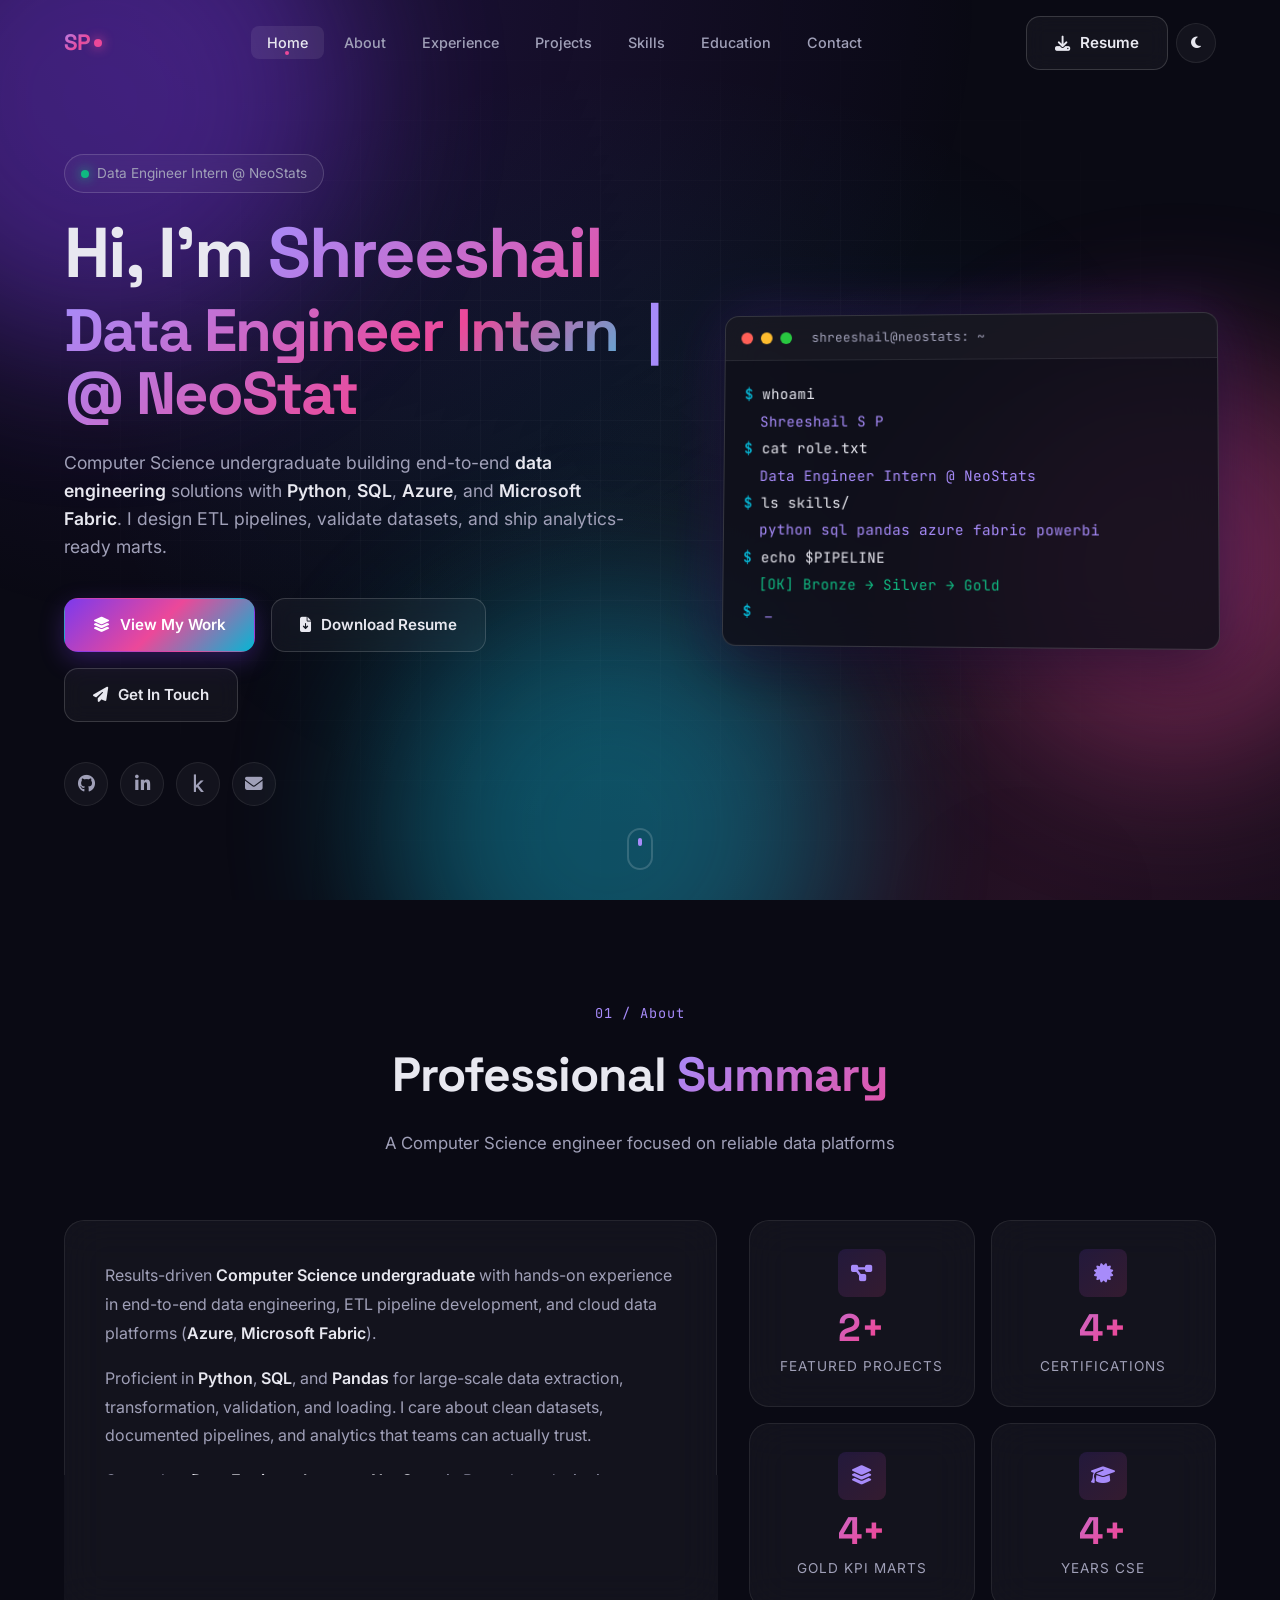
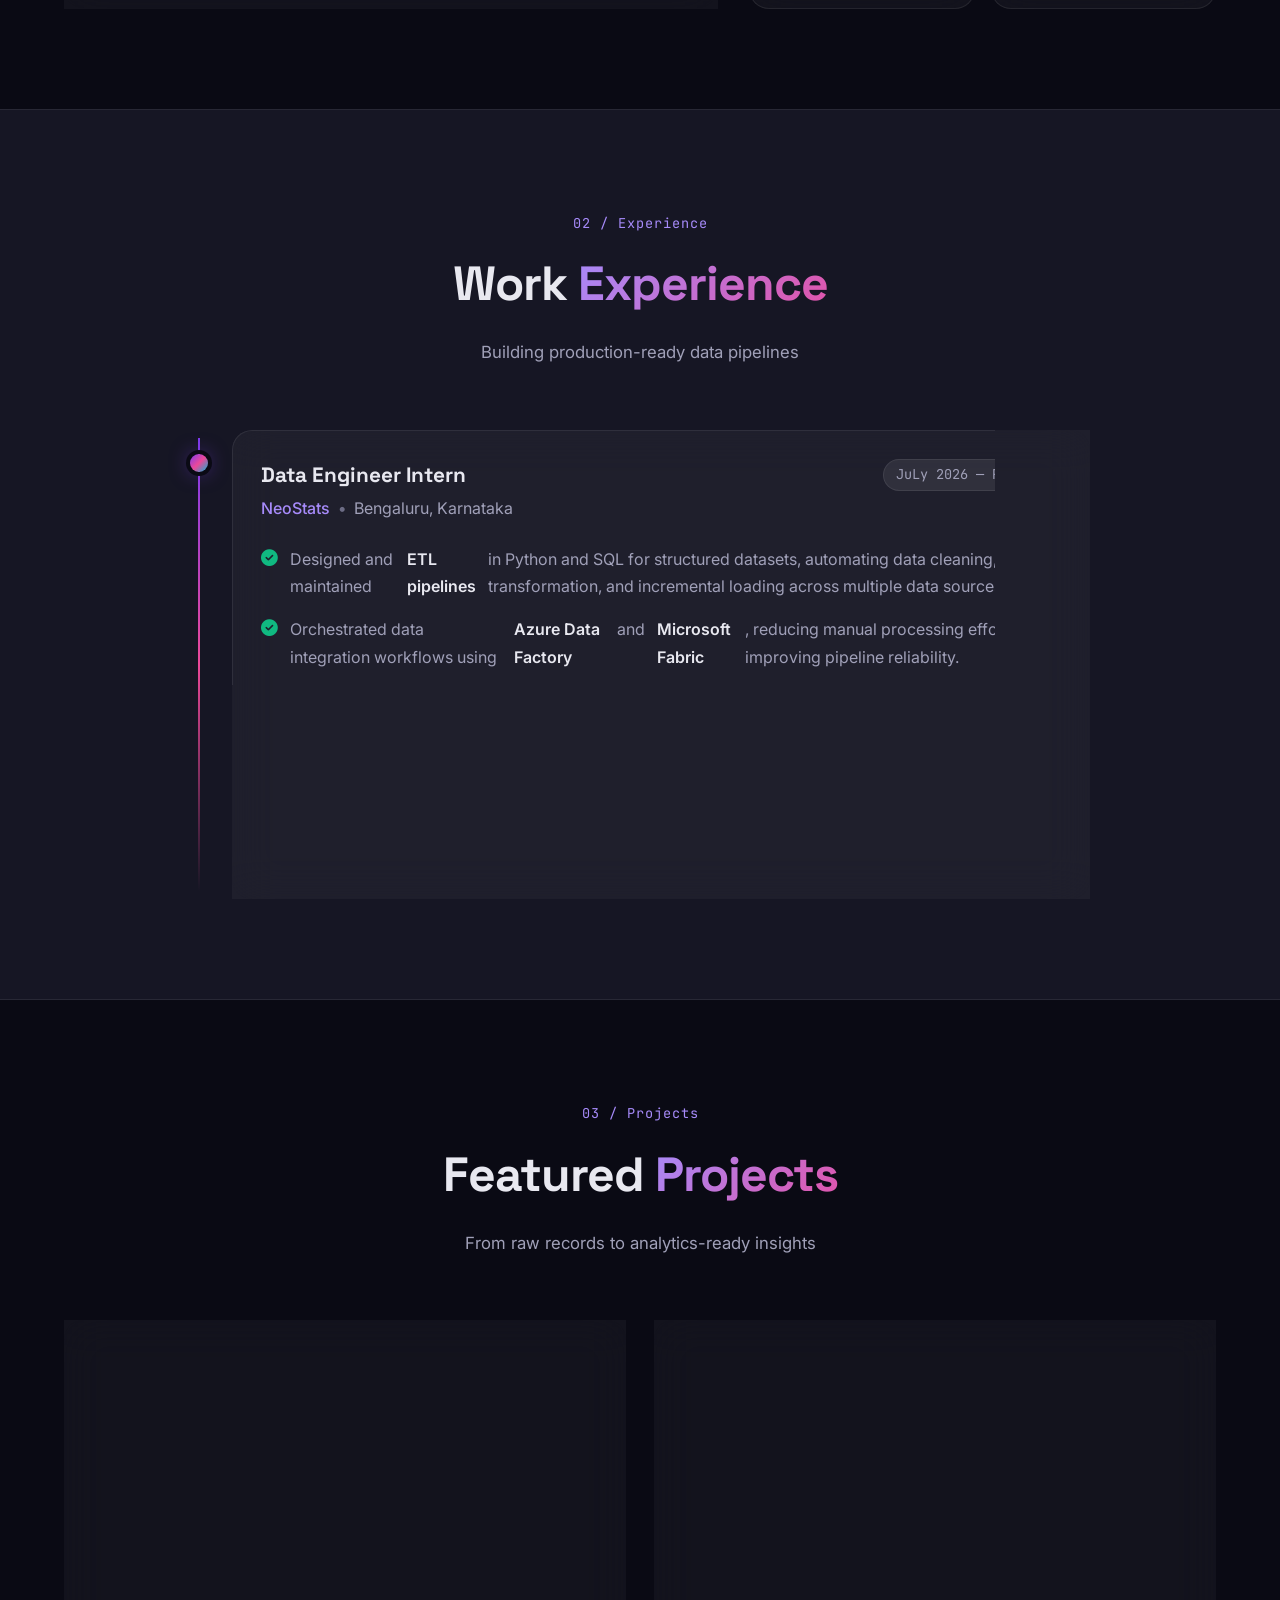
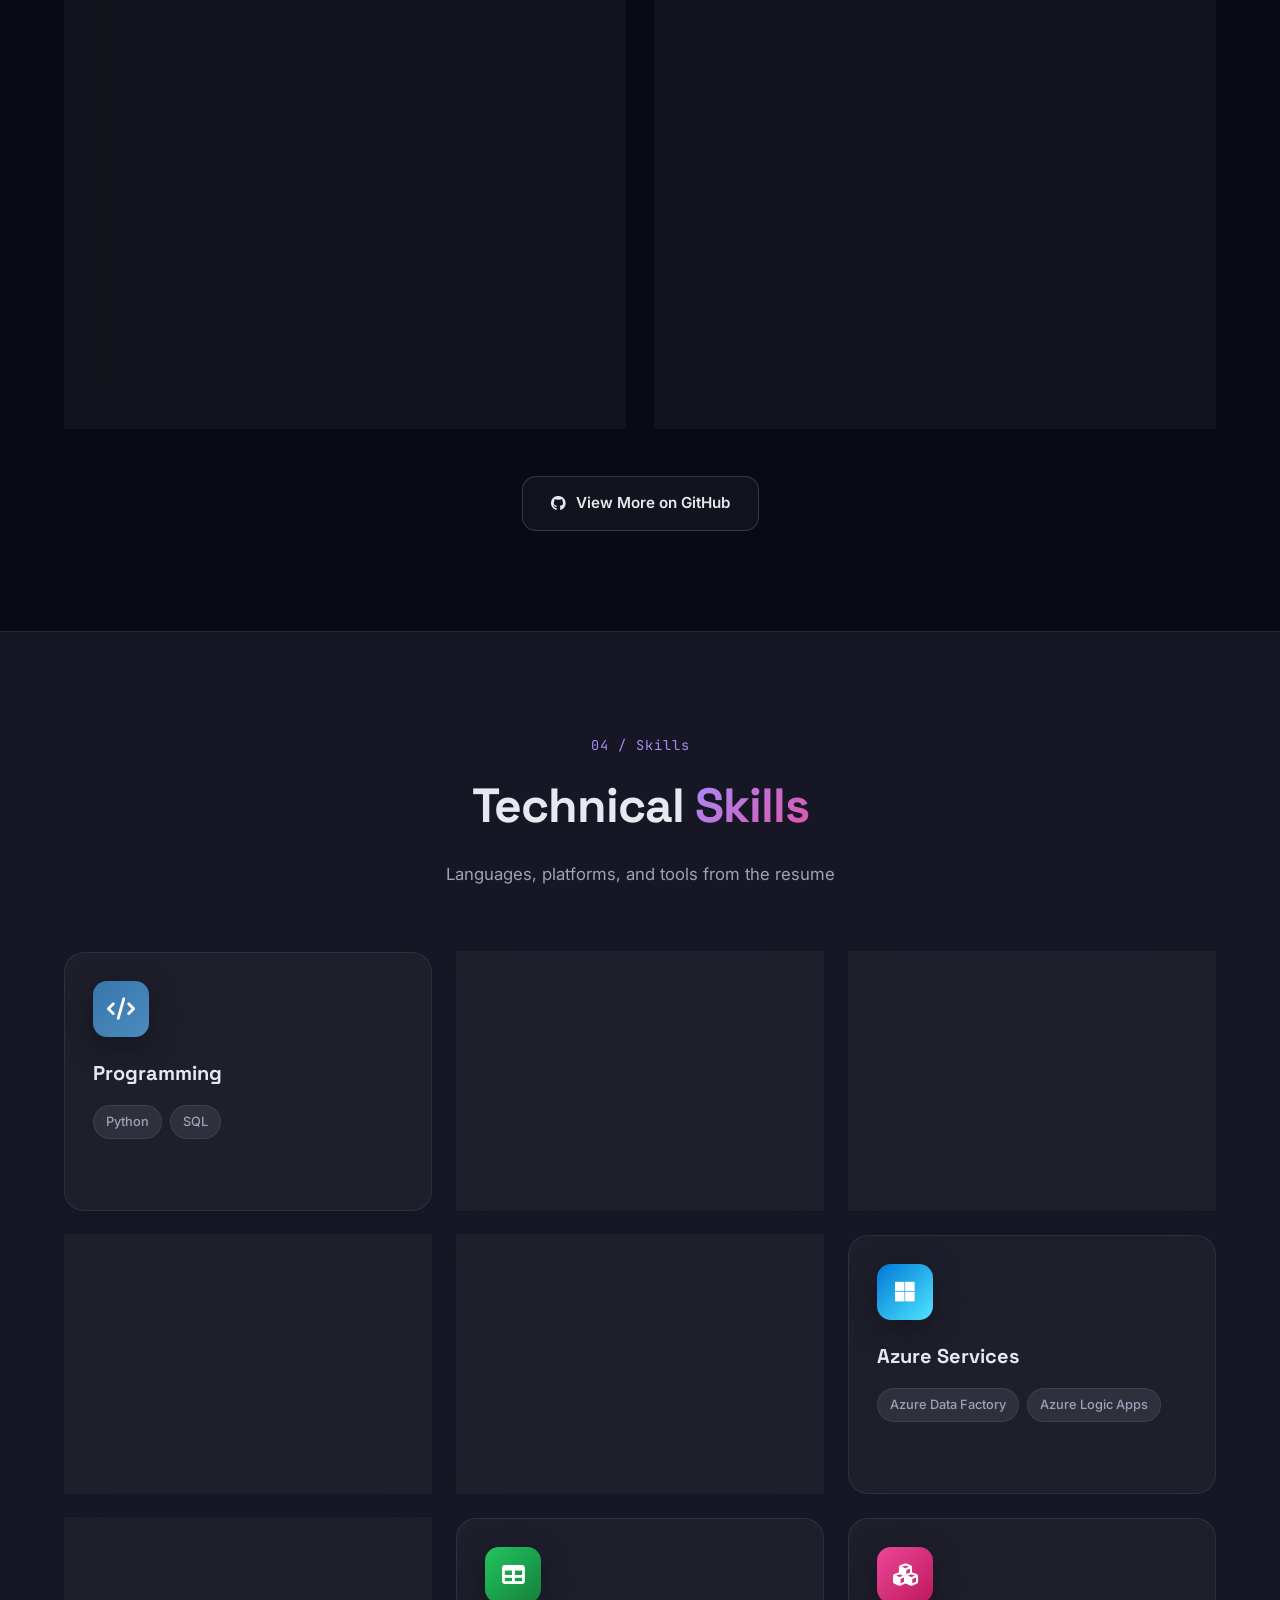
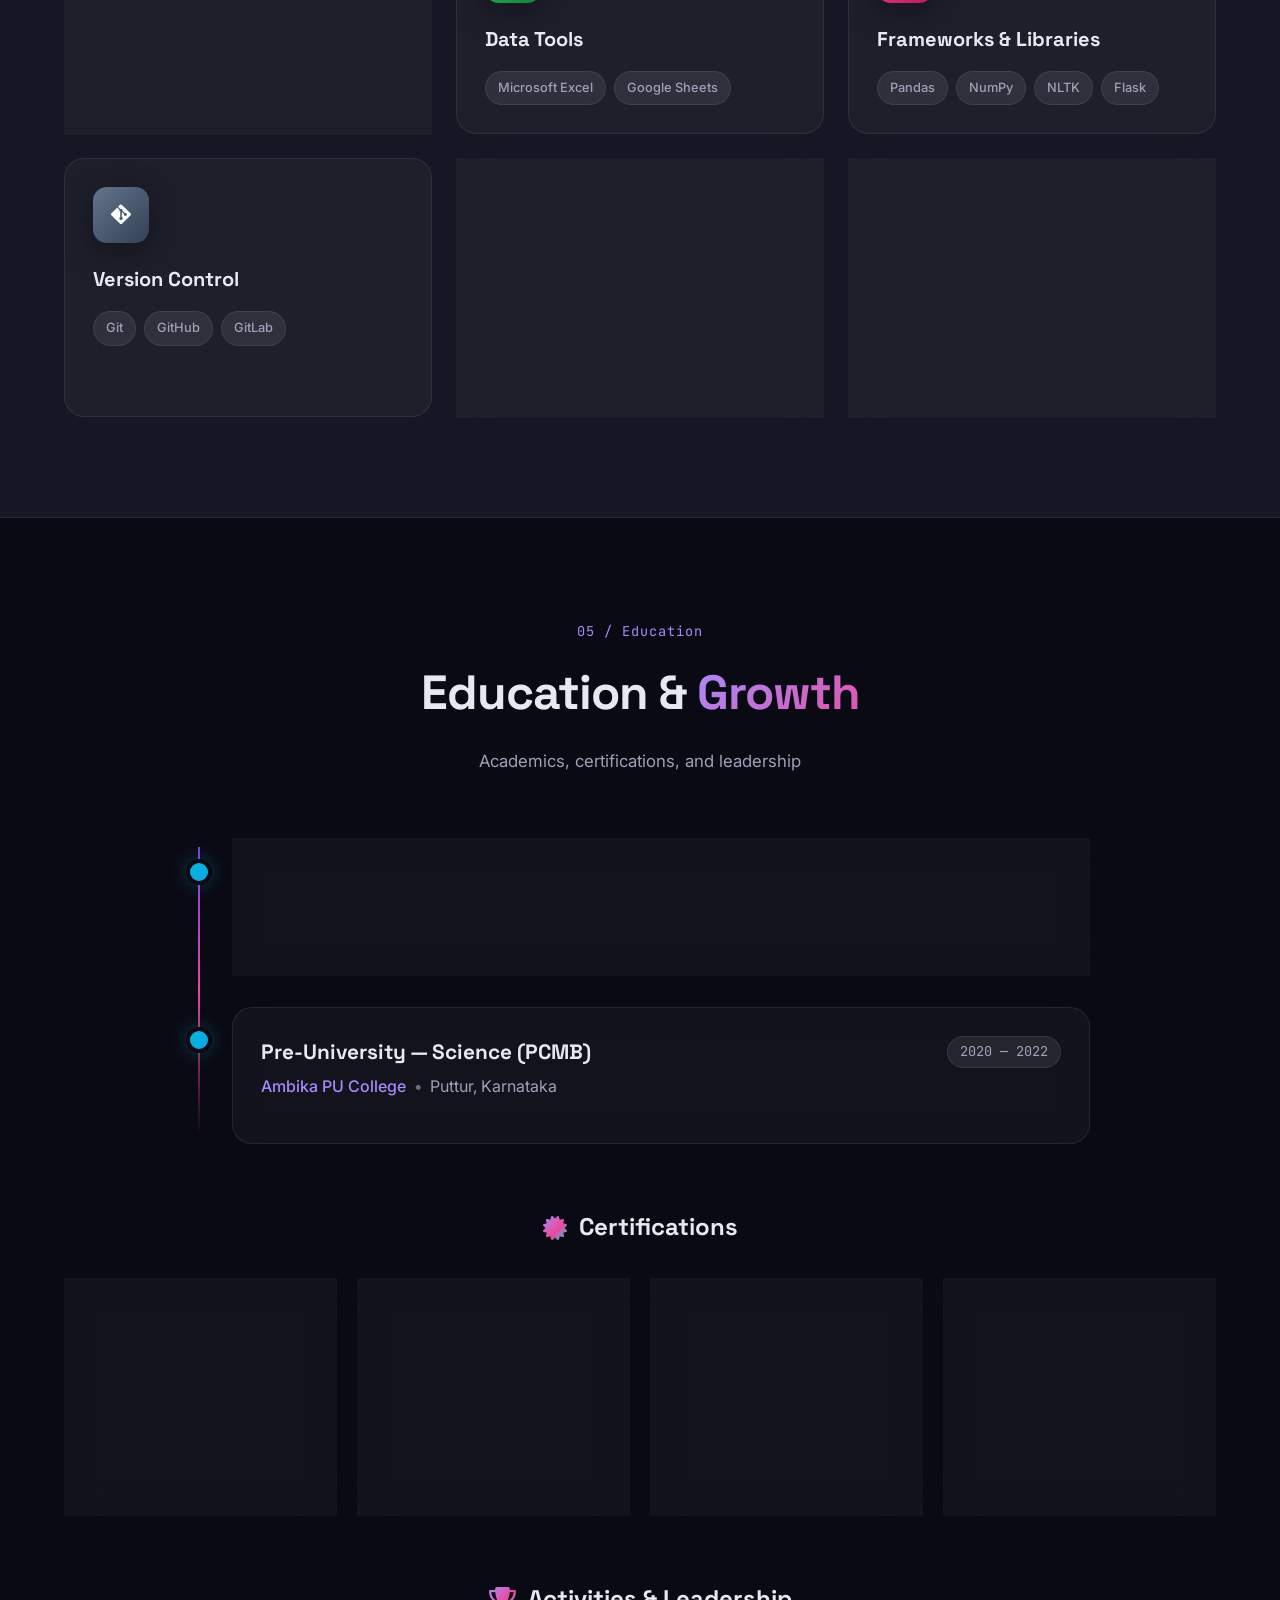
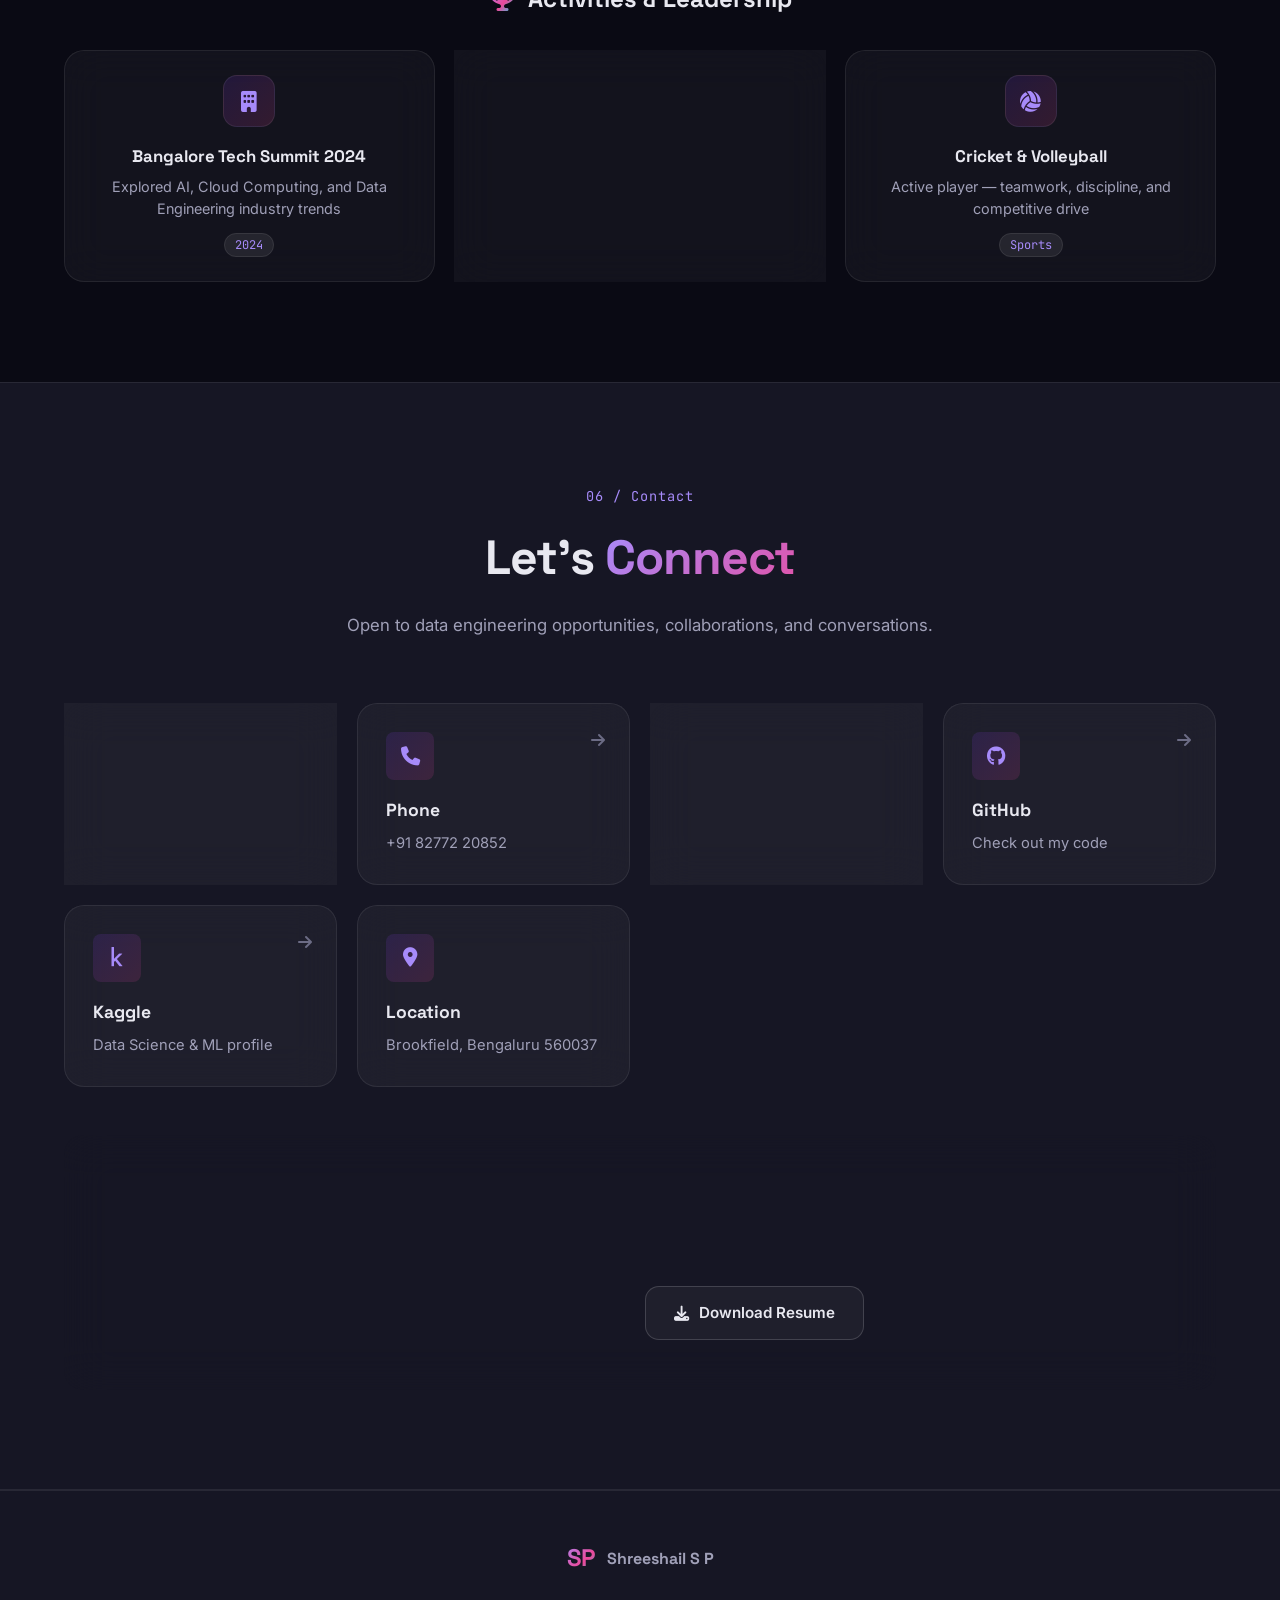
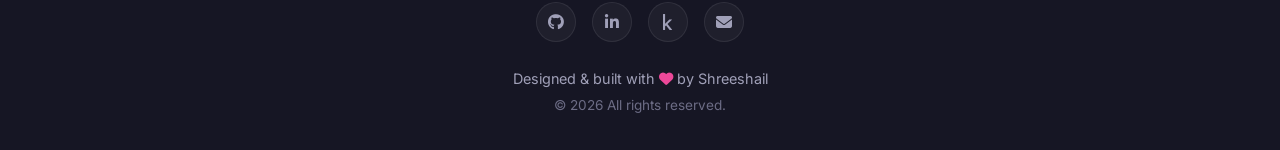
<file: index.html>
<!DOCTYPE html>
<html lang="en" data-theme="dark">
<head>
    <meta charset="UTF-8" />
    <meta name="viewport" content="width=device-width, initial-scale=1.0" />
    <meta name="description" content="Shreeshail S P — Computer Science undergraduate and Data Engineer Intern at NeoStats. Portfolio covering ETL pipelines, Azure, Microsoft Fabric, Python, SQL, and Power BI." />
    <meta name="keywords" content="Shreeshail S P, Shreeshail Padadali, Data Engineer, NeoStats, Azure, Microsoft Fabric, ETL, Python, SQL, Power BI, CMR Institute" />
    <meta name="author" content="Shreeshail S P" />

    <!-- Open Graph -->
    <meta property="og:title" content="Shreeshail S P — Data Engineer Portfolio" />
    <meta property="og:description" content="Data Engineer Intern at NeoStats | ETL, Azure, Microsoft Fabric, Python, SQL, Power BI" />
    <meta property="og:type" content="website" />

    <title>Shreeshail S P — Data Engineer Portfolio</title>

    <link rel="icon" type="image/svg+xml" href="data:image/svg+xml,%3Csvg xmlns='http://www.w3.org/2000/svg' viewBox='0 0 100 100'%3E%3Ctext y='.9em' font-size='90' font-family='Arial' font-weight='bold' fill='%237c3aed'%3ES%3C/text%3E%3C/svg%3E" />

    <!-- Google Fonts -->
    <link rel="preconnect" href="https://fonts.googleapis.com" />
    <link rel="preconnect" href="https://fonts.gstatic.com" crossorigin />
    <link href="https://fonts.googleapis.com/css2?family=Inter:wght@300;400;500;600;700;800;900&family=JetBrains+Mono:wght@400;500;600&family=Space+Grotesk:wght@400;500;600;700&display=swap" rel="stylesheet" />

    <!-- Font Awesome -->
    <link rel="stylesheet" href="https://cdnjs.cloudflare.com/ajax/libs/font-awesome/6.5.1/css/all.min.css" />

    <link rel="stylesheet" href="assets/css/style.css" />
</head>
<body>
    <!-- Animated background -->
    <div class="bg-gradient"></div>
    <div class="bg-grid"></div>
    <div class="bg-blobs">
        <div class="blob blob-1"></div>
        <div class="blob blob-2"></div>
        <div class="blob blob-3"></div>
    </div>

    <!-- Scroll progress bar -->
    <div class="scroll-progress" id="scrollProgress"></div>

    <!-- Navbar -->
    <nav class="navbar" id="navbar">
        <div class="nav-container">
            <a href="#home" class="nav-logo">
                <span class="logo-mark">SP</span>
                <span class="logo-dot"></span>
            </a>
            <ul class="nav-menu" id="navMenu">
                <li><a href="#home" class="nav-link active">Home</a></li>
                <li><a href="#about" class="nav-link">About</a></li>
                <li><a href="#experience" class="nav-link">Experience</a></li>
                <li><a href="#projects" class="nav-link">Projects</a></li>
                <li><a href="#skills" class="nav-link">Skills</a></li>
                <li><a href="#education" class="nav-link">Education</a></li>
                <li><a href="#contact" class="nav-link">Contact</a></li>
            </ul>
            <div class="nav-actions">
                <a href="assets/resume/Shreeshail_SP_Resume.pdf" class="btn btn-ghost nav-resume" download>
                    <i class="fas fa-download"></i> Resume
                </a>
                <button class="theme-toggle" id="themeToggle" aria-label="Toggle theme">
                    <i class="fas fa-moon"></i>
                </button>
                <button class="nav-toggle" id="navToggle" aria-label="Toggle menu">
                    <span></span><span></span><span></span>
                </button>
            </div>
        </div>
    </nav>

    <!-- HERO -->
    <section class="hero" id="home">
        <div class="container hero-container">
            <div class="hero-content">
                <div class="hero-badge">
                    <span class="status-dot"></span>
                    Data Engineer Intern @ NeoStats
                </div>
                <h1 class="hero-title">
                    Hi, I'm <span class="gradient-text">Shreeshail</span>
                    <br />
                    <span class="hero-typing">
                        <span id="typedText"></span><span class="cursor-blink">|</span>
                    </span>
                </h1>
                <p class="hero-description">
                    Computer Science undergraduate building end-to-end
                    <strong>data engineering</strong> solutions with
                    <strong>Python</strong>, <strong>SQL</strong>,
                    <strong>Azure</strong>, and <strong>Microsoft Fabric</strong>.
                    I design ETL pipelines, validate datasets, and ship analytics-ready marts.
                </p>
                <div class="hero-cta">
                    <a href="#projects" class="btn btn-primary">
                        <i class="fas fa-layer-group"></i> View My Work
                    </a>
                    <a href="assets/resume/Shreeshail_SP_Resume.pdf" class="btn btn-ghost" download>
                        <i class="fas fa-file-arrow-down"></i> Download Resume
                    </a>
                    <a href="#contact" class="btn btn-ghost">
                        <i class="fas fa-paper-plane"></i> Get In Touch
                    </a>
                </div>
                <div class="hero-socials">
                    <a href="https://github.com/Shreeshail-sp" target="_blank" rel="noopener" aria-label="GitHub" class="social-link">
                        <i class="fab fa-github"></i>
                    </a>
                    <a href="https://www.linkedin.com/in/shreeshailsp" target="_blank" rel="noopener" aria-label="LinkedIn" class="social-link">
                        <i class="fab fa-linkedin-in"></i>
                    </a>
                    <a href="https://www.kaggle.com/" target="_blank" rel="noopener" aria-label="Kaggle" class="social-link">
                        <i class="fab fa-kaggle"></i>
                    </a>
                    <a href="mailto:shreeshailx@gmail.com" aria-label="Email" class="social-link">
                        <i class="fas fa-envelope"></i>
                    </a>
                </div>
            </div>

            <div class="hero-visual">
                <div class="terminal">
                    <div class="terminal-header">
                        <span class="dot red"></span>
                        <span class="dot yellow"></span>
                        <span class="dot green"></span>
                        <span class="terminal-title">shreeshail@neostats: ~</span>
                    </div>
                    <div class="terminal-body">
                        <p><span class="prompt">$</span> whoami</p>
                        <p class="output">Shreeshail S P</p>
                        <p><span class="prompt">$</span> cat role.txt</p>
                        <p class="output">Data Engineer Intern @ NeoStats</p>
                        <p><span class="prompt">$</span> ls skills/</p>
                        <p class="output">python  sql  pandas  azure  fabric  powerbi</p>
                        <p><span class="prompt">$</span> echo $PIPELINE</p>
                        <p class="output success">[OK] Bronze → Silver → Gold</p>
                        <p><span class="prompt">$</span> <span class="cursor-blink">_</span></p>
                    </div>
                </div>
            </div>
        </div>

        <a href="#about" class="scroll-indicator" aria-label="Scroll down">
            <span></span>
        </a>
    </section>

    <!-- ABOUT -->
    <section class="section" id="about">
        <div class="container">
            <div class="section-header">
                <span class="section-eyebrow">01 / About</span>
                <h2 class="section-title">Professional <span class="gradient-text">Summary</span></h2>
                <p class="section-subtitle">A Computer Science engineer focused on reliable data platforms</p>
            </div>

            <div class="about-grid">
                <div class="about-text glass-card">
                    <p>
                        Results-driven <strong>Computer Science undergraduate</strong> with hands-on
                        experience in end-to-end data engineering, ETL pipeline development, and
                        cloud data platforms (<strong>Azure</strong>, <strong>Microsoft Fabric</strong>).
                    </p>
                    <p>
                        Proficient in <strong>Python</strong>, <strong>SQL</strong>, and
                        <strong>Pandas</strong> for large-scale data extraction, transformation,
                        validation, and loading. I care about clean datasets, documented pipelines,
                        and analytics that teams can actually trust.
                    </p>
                    <p>
                        Currently a <strong>Data Engineer Intern at NeoStats</strong> in Bengaluru,
                        designing scalable data solutions and contributing to data-driven
                        decision-making in a fast-paced environment.
                    </p>
                </div>

                <div class="about-stats">
                    <div class="stat-card glass-card">
                        <div class="stat-icon"><i class="fas fa-diagram-project"></i></div>
                        <div class="stat-number" data-target="2">0</div>
                        <div class="stat-label">Featured Projects</div>
                    </div>
                    <div class="stat-card glass-card">
                        <div class="stat-icon"><i class="fas fa-certificate"></i></div>
                        <div class="stat-number" data-target="4">0</div>
                        <div class="stat-label">Certifications</div>
                    </div>
                    <div class="stat-card glass-card">
                        <div class="stat-icon"><i class="fas fa-layer-group"></i></div>
                        <div class="stat-number" data-target="4">0</div>
                        <div class="stat-label">Gold KPI Marts</div>
                    </div>
                    <div class="stat-card glass-card">
                        <div class="stat-icon"><i class="fas fa-graduation-cap"></i></div>
                        <div class="stat-number" data-target="4">0</div>
                        <div class="stat-label">Years CSE</div>
                    </div>
                </div>
            </div>
        </div>
    </section>

    <!-- EXPERIENCE -->
    <section class="section section-alt" id="experience">
        <div class="container">
            <div class="section-header">
                <span class="section-eyebrow">02 / Experience</span>
                <h2 class="section-title">Work <span class="gradient-text">Experience</span></h2>
                <p class="section-subtitle">Building production-ready data pipelines</p>
            </div>

            <div class="timeline">
                <div class="timeline-item">
                    <div class="timeline-dot"></div>
                    <div class="timeline-content glass-card">
                        <div class="timeline-header">
                            <div>
                                <h3>Data Engineer Intern</h3>
                                <h4 class="company">NeoStats <span class="separator">•</span> <span class="location">Bengaluru, Karnataka</span></h4>
                            </div>
                            <span class="timeline-date">JuLy 2026 — Present</span>
                        </div>
                        <ul class="timeline-list">
                            <li>
                                <i class="fas fa-check-circle"></i>
                                Designed and maintained <strong>ETL pipelines</strong> in Python and SQL for structured datasets, automating data cleaning, transformation, and incremental loading across multiple data sources.
                            </li>
                            <li>
                                <i class="fas fa-check-circle"></i>
                                Orchestrated data integration workflows using <strong>Azure Data Factory</strong> and <strong>Microsoft Fabric</strong>, reducing manual processing effort and improving pipeline reliability.
                            </li>
                            <li>
                                <i class="fas fa-check-circle"></i>
                                Implemented automated <strong>data validation and quality checks</strong>, ensuring accuracy, consistency, and reliability of analytical datasets.
                            </li>
                            <li>
                                <i class="fas fa-check-circle"></i>
                                Collaborated with cross-functional teams to support analytics workflows, delivering clean and well-documented datasets for downstream reporting.
                            </li>
                        </ul>
                        <div class="timeline-tags">
                            <span class="tag">Python</span>
                            <span class="tag">SQL</span>
                            <span class="tag">Azure Data Factory</span>
                            <span class="tag">Microsoft Fabric</span>
                            <span class="tag">ETL / ELT</span>
                            <span class="tag">Data Quality</span>
                        </div>
                    </div>
                </div>
            </div>
        </div>
    </section>

    <!-- PROJECTS -->
    <section class="section" id="projects">
        <div class="container">
            <div class="section-header">
                <span class="section-eyebrow">03 / Projects</span>
                <h2 class="section-title">Featured <span class="gradient-text">Projects</span></h2>
                <p class="section-subtitle">From raw records to analytics-ready insights</p>
            </div>

            <div class="projects-grid">
                <article class="project-card glass-card">
                    <div class="project-image">
                        <div class="project-emoji">🏅</div>
                        <div class="project-overlay">
                            <a href="https://github.com/Shreeshail-sp/NeoStats_Data_Engineer" target="_blank" rel="noopener" class="overlay-btn" aria-label="View on GitHub">
                                <i class="fab fa-github"></i>
                            </a>
                        </div>
                    </div>
                    <div class="project-body">
                        <div class="project-meta">
                            <span class="project-year">2025</span>
                            <span class="project-category">Data Engineering</span>
                        </div>
                        <h3>NeoStats Retail Data Engineering</h3>
                        <p>
                            Built an end-to-end Retail Sales Analytics Platform using a
                            Bronze–Silver–Gold medallion architecture, ingesting ~8,400 raw
                            records and producing curated KPI marts with Python (Pandas) and
                            Power BI (DAX). Engineered a vectorised ETL pipeline for cleaning,
                            deduplication, and PII masking, producing a validated Silver fact
                            table of 7,914 rows across 19 columns. Materialised four Gold-layer
                            KPI aggregations (category, city, product, payment) and built a
                            five-page Power BI dashboard with a comprehensive DAX measure layer.
                        </p>
                        <div class="project-tags">
                            <span class="tag">Python</span>
                            <span class="tag">Pandas</span>
                            <span class="tag">Power BI</span>
                            <span class="tag">DAX</span>
                            <span class="tag">Medallion Architecture</span>
                        </div>
                        <div class="project-links">
                            <a href="https://github.com/Shreeshail-sp/NeoStats_Data_Engineer" target="_blank" rel="noopener" class="project-link project-link-primary">
                                <i class="fab fa-github"></i> Repository
                            </a>
                        </div>
                    </div>
                </article>

                <article class="project-card glass-card">
                    <div class="project-image">
                        <div class="project-emoji">📈</div>
                        <div class="project-overlay">
                            <a href="https://shreeshail-sp.github.io/Air_BNB_Sentiment-_Ananlysis/" target="_blank" rel="noopener" class="overlay-btn" aria-label="Open live demo">
                                <i class="fas fa-external-link-alt"></i>
                            </a>
                            <a href="https://github.com/Shreeshail-sp/Air_BNB_Sentiment-_Ananlysis" target="_blank" rel="noopener" class="overlay-btn" aria-label="View on GitHub">
                                <i class="fab fa-github"></i>
                            </a>
                        </div>
                    </div>
                    <div class="project-body">
                        <div class="project-meta">
                            <span class="project-year">Dec 2025</span>
                            <span class="project-category">NLP / Analytics</span>
                        </div>
                        <h3>Airbnb Sentiment Analysis</h3>
                        <p>
                            Developed a sentiment analysis pipeline classifying Airbnb reviews
                            into positive, neutral, and negative categories using VADER polarity
                            scores ([−1, 1]) and Python NLP techniques. Cleaned and preprocessed
                            review datasets, resolving missing values and inconsistencies to
                            improve classification accuracy. Visualised sentiment distribution
                            trends and generated actionable insights to identify key factors
                            driving positive and negative guest experiences.
                        </p>
                        <div class="project-tags">
                            <span class="tag">Python</span>
                            <span class="tag">NLTK</span>
                            <span class="tag">VADER</span>
                            <span class="tag">NLP</span>
                        </div>
                        <div class="project-links">
                            <a href="https://shreeshail-sp.github.io/Air_BNB_Sentiment-_Ananlysis/" target="_blank" rel="noopener" class="project-link project-link-primary">
                                <i class="fas fa-rocket"></i> Live Demo
                            </a>
                            <a href="https://github.com/Shreeshail-sp/Air_BNB_Sentiment-_Ananlysis" target="_blank" rel="noopener" class="project-link">
                                <i class="fab fa-github"></i> Repository
                            </a>
                        </div>
                    </div>
                </article>
            </div>

            <div class="projects-cta">
                <a href="https://github.com/Shreeshail-sp" target="_blank" rel="noopener" class="btn btn-ghost">
                    <i class="fab fa-github"></i> View More on GitHub
                </a>
            </div>
        </div>
    </section>

    <!-- SKILLS -->
    <section class="section section-alt" id="skills">
        <div class="container">
            <div class="section-header">
                <span class="section-eyebrow">04 / Skills</span>
                <h2 class="section-title">Technical <span class="gradient-text">Skills</span></h2>
                <p class="section-subtitle">Languages, platforms, and tools from the resume</p>
            </div>

            <div class="skills-grid">
                <div class="skill-category glass-card">
                    <div class="skill-icon" style="background: linear-gradient(135deg, #3776ab, #4b8bbe);">
                        <i class="fas fa-code"></i>
                    </div>
                    <h3>Programming</h3>
                    <div class="skill-tags">
                        <span class="tag">Python</span>
                        <span class="tag">SQL</span>
                    </div>
                </div>

                <div class="skill-category glass-card">
                    <div class="skill-icon" style="background: linear-gradient(135deg, #8b5cf6, #6d28d9);">
                        <i class="fas fa-database"></i>
                    </div>
                    <h3>Data Engineering</h3>
                    <div class="skill-tags">
                        <span class="tag">ETL / ELT</span>
                        <span class="tag">PySpark</span>
                        <span class="tag">Data Pipelines</span>
                    </div>
                </div>

                <div class="skill-category glass-card">
                    <div class="skill-icon" style="background: linear-gradient(135deg, #10b981, #059669);">
                        <i class="fas fa-broom"></i>
                    </div>
                    <h3>Data Processing</h3>
                    <div class="skill-tags">
                        <span class="tag">Data Cleaning</span>
                        <span class="tag">Preprocessing</span>
                        <span class="tag">Data Validation</span>
                    </div>
                </div>

                <div class="skill-category glass-card">
                    <div class="skill-icon" style="background: linear-gradient(135deg, #f59e0b, #d97706);">
                        <i class="fas fa-sitemap"></i>
                    </div>
                    <h3>Data Modeling</h3>
                    <div class="skill-tags">
                        <span class="tag">Star Schema</span>
                        <span class="tag">Medallion Architecture</span>
                        <span class="tag">Incremental &amp; Full Load</span>
                    </div>
                </div>

                <div class="skill-category glass-card">
                    <div class="skill-icon" style="background: linear-gradient(135deg, #0ea5e9, #0284c7);">
                        <i class="fas fa-cloud"></i>
                    </div>
                    <h3>Cloud Platforms</h3>
                    <div class="skill-tags">
                        <span class="tag">Azure</span>
                        <span class="tag">Microsoft Fabric</span>
                    </div>
                </div>

                <div class="skill-category glass-card">
                    <div class="skill-icon" style="background: linear-gradient(135deg, #0078d4, #50e6ff);">
                        <i class="fab fa-microsoft"></i>
                    </div>
                    <h3>Azure Services</h3>
                    <div class="skill-tags">
                        <span class="tag">Azure Data Factory</span>
                        <span class="tag">Azure Logic Apps</span>
                    </div>
                </div>

                <div class="skill-category glass-card">
                    <div class="skill-icon" style="background: linear-gradient(135deg, #f2c811, #e6b800);">
                        <i class="fas fa-chart-bar"></i>
                    </div>
                    <h3>Data Visualization</h3>
                    <div class="skill-tags">
                        <span class="tag">Power BI</span>
                        <span class="tag">DAX</span>
                    </div>
                </div>

                <div class="skill-category glass-card">
                    <div class="skill-icon" style="background: linear-gradient(135deg, #22c55e, #15803d);">
                        <i class="fas fa-table"></i>
                    </div>
                    <h3>Data Tools</h3>
                    <div class="skill-tags">
                        <span class="tag">Microsoft Excel</span>
                        <span class="tag">Google Sheets</span>
                    </div>
                </div>

                <div class="skill-category glass-card">
                    <div class="skill-icon" style="background: linear-gradient(135deg, #ec4899, #be185d);">
                        <i class="fas fa-cubes"></i>
                    </div>
                    <h3>Frameworks &amp; Libraries</h3>
                    <div class="skill-tags">
                        <span class="tag">Pandas</span>
                        <span class="tag">NumPy</span>
                        <span class="tag">NLTK</span>
                        <span class="tag">Flask</span>
                    </div>
                </div>

                <div class="skill-category glass-card">
                    <div class="skill-icon" style="background: linear-gradient(135deg, #64748b, #334155);">
                        <i class="fab fa-git-alt"></i>
                    </div>
                    <h3>Version Control</h3>
                    <div class="skill-tags">
                        <span class="tag">Git</span>
                        <span class="tag">GitHub</span>
                        <span class="tag">GitLab</span>
                    </div>
                </div>

                <div class="skill-category glass-card">
                    <div class="skill-icon" style="background: linear-gradient(135deg, #14b8a6, #0d9488);">
                        <i class="fas fa-laptop-code"></i>
                    </div>
                    <h3>Other Tools</h3>
                    <div class="skill-tags">
                        <span class="tag">MS Office</span>
                        <span class="tag">Jupyter Notebook</span>
                    </div>
                </div>

                <div class="skill-category glass-card">
                    <div class="skill-icon" style="background: linear-gradient(135deg, #f43f5e, #e11d48);">
                        <i class="fas fa-handshake"></i>
                    </div>
                    <h3>Soft Skills</h3>
                    <div class="skill-tags">
                        <span class="tag">Communication</span>
                        <span class="tag">Teamwork</span>
                        <span class="tag">Leadership</span>
                        <span class="tag">Problem-Solving</span>
                    </div>
                </div>
            </div>
        </div>
    </section>

    <!-- EDUCATION -->
    <section class="section" id="education">
        <div class="container">
            <div class="section-header">
                <span class="section-eyebrow">05 / Education</span>
                <h2 class="section-title">Education &amp; <span class="gradient-text">Growth</span></h2>
                <p class="section-subtitle">Academics, certifications, and leadership</p>
            </div>

            <div class="timeline">
                <div class="timeline-item">
                    <div class="timeline-dot edu-dot"></div>
                    <div class="timeline-content glass-card">
                        <div class="timeline-header">
                            <div>
                                <h3>Bachelor of Engineering — Computer Science and Engineering</h3>
                                <h4 class="company">CMR Institute of Technology <span class="separator">•</span> <span class="location">Bengaluru, Karnataka</span></h4>
                            </div>
                            <span class="timeline-date">2022 — 2026</span>
                        </div>
                    </div>
                </div>

                <div class="timeline-item">
                    <div class="timeline-dot edu-dot"></div>
                    <div class="timeline-content glass-card">
                        <div class="timeline-header">
                            <div>
                                <h3>Pre-University — Science (PCMB)</h3>
                                <h4 class="company">Ambika PU College <span class="separator">•</span> <span class="location">Puttur, Karnataka</span></h4>
                            </div>
                            <span class="timeline-date">2020 — 2022</span>
                        </div>
                    </div>
                </div>
            </div>

            <div class="achievements-wrapper">
                <h3 class="sub-section-title">
                    <i class="fas fa-certificate"></i> Certifications
                </h3>
                <div class="achievements-grid">
                    <div class="achievement-card glass-card">
                        <div class="achievement-icon"><i class="fab fa-microsoft"></i></div>
                        <h4>Fabric Data Engineer Associate</h4>
                        <p>Microsoft Certified</p>
                        <span class="achievement-date">Aug 2026</span>
                    </div>
                    <div class="achievement-card glass-card">
                        <div class="achievement-icon"><i class="fas fa-users"></i></div>
                        <h4>Personal Growth &amp; Leadership</h4>
                        <p>McKinsey Forward</p>
                        <span class="achievement-date">Jul 2025</span>
                    </div>
                    <div class="achievement-card glass-card">
                        <div class="achievement-icon"><i class="fas fa-lightbulb"></i></div>
                        <h4>Prompt Engineering</h4>
                        <p>Columbia University (Coursera)</p>
                        <span class="achievement-date">May 2025</span>
                    </div>
                    <div class="achievement-card glass-card">
                        <div class="achievement-icon"><i class="fas fa-database"></i></div>
                        <h4>Database and SQL Fundamentals</h4>
                        <p>Infosys Springboard</p>
                        <span class="achievement-date">May 2023</span>
                    </div>
                </div>
            </div>

            <div class="achievements-wrapper">
                <h3 class="sub-section-title">
                    <i class="fas fa-trophy"></i> Activities &amp; Leadership
                </h3>
                <div class="achievements-grid">
                    <div class="achievement-card glass-card">
                        <div class="achievement-icon"><i class="fas fa-building"></i></div>
                        <h4>Bangalore Tech Summit 2024</h4>
                        <p>Explored AI, Cloud Computing, and Data Engineering industry trends</p>
                        <span class="achievement-date">2024</span>
                    </div>
                    <div class="achievement-card glass-card">
                        <div class="achievement-icon"><i class="fas fa-hands-helping"></i></div>
                        <h4>NSS Volunteer</h4>
                        <p>Organised digital-literacy drives and exam-awareness sessions with local stakeholders</p>
                        <span class="achievement-date">Community</span>
                    </div>
                    <div class="achievement-card glass-card">
                        <div class="achievement-icon"><i class="fas fa-volleyball-ball"></i></div>
                        <h4>Cricket &amp; Volleyball</h4>
                        <p>Active player — teamwork, discipline, and competitive drive</p>
                        <span class="achievement-date">Sports</span>
                    </div>
                </div>
            </div>
        </div>
    </section>

    <!-- CONTACT -->
    <section class="section section-alt" id="contact">
        <div class="container">
            <div class="section-header">
                <span class="section-eyebrow">06 / Contact</span>
                <h2 class="section-title">Let's <span class="gradient-text">Connect</span></h2>
                <p class="section-subtitle">Open to data engineering opportunities, collaborations, and conversations.</p>
            </div>

            <div class="contact-grid">
                <a href="mailto:shreeshailx@gmail.com" class="contact-card glass-card">
                    <div class="contact-icon"><i class="fas fa-envelope"></i></div>
                    <h3>Email</h3>
                    <p>shreeshailx@gmail.com</p>
                    <span class="contact-arrow"><i class="fas fa-arrow-right"></i></span>
                </a>

                <a href="tel:+918277220852" class="contact-card glass-card">
                    <div class="contact-icon"><i class="fas fa-phone"></i></div>
                    <h3>Phone</h3>
                    <p>+91 82772 20852</p>
                    <span class="contact-arrow"><i class="fas fa-arrow-right"></i></span>
                </a>

                <a href="https://www.linkedin.com/in/shreeshailsp" target="_blank" rel="noopener" class="contact-card glass-card">
                    <div class="contact-icon"><i class="fab fa-linkedin-in"></i></div>
                    <h3>LinkedIn</h3>
                    <p>Connect professionally</p>
                    <span class="contact-arrow"><i class="fas fa-arrow-right"></i></span>
                </a>

                <a href="https://github.com/Shreeshail-sp" target="_blank" rel="noopener" class="contact-card glass-card">
                    <div class="contact-icon"><i class="fab fa-github"></i></div>
                    <h3>GitHub</h3>
                    <p>Check out my code</p>
                    <span class="contact-arrow"><i class="fas fa-arrow-right"></i></span>
                </a>

                <a href="https://www.kaggle.com/" target="_blank" rel="noopener" class="contact-card glass-card">
                    <div class="contact-icon"><i class="fab fa-kaggle"></i></div>
                    <h3>Kaggle</h3>
                    <p>Data Science &amp; ML profile</p>
                    <span class="contact-arrow"><i class="fas fa-arrow-right"></i></span>
                </a>

                <div class="contact-card glass-card">
                    <div class="contact-icon"><i class="fas fa-map-marker-alt"></i></div>
                    <h3>Location</h3>
                    <p>Brookfield, Bengaluru 560037</p>
                </div>
            </div>

            <div class="contact-cta glass-card">
                <h3>Ready to start a conversation?</h3>
                <p>I'm building data platforms at NeoStats and always happy to talk about ETL, Fabric, and analytics.</p>
                <div class="hero-cta" style="justify-content: center; margin-bottom: 0;">
                    <a href="mailto:shreeshailx@gmail.com?subject=Hello%20Shreeshail" class="btn btn-primary">
                        <i class="fas fa-paper-plane"></i> Send me an Email
                    </a>
                    <a href="assets/resume/Shreeshail_SP_Resume.pdf" class="btn btn-ghost" download>
                        <i class="fas fa-download"></i> Download Resume
                    </a>
                </div>
            </div>
        </div>
    </section>

    <!-- FOOTER -->
    <footer class="footer">
        <div class="container">
            <div class="footer-content">
                <div class="footer-brand">
                    <span class="logo-mark">SP</span>
                    <p>Shreeshail S P</p>
                </div>
                <div class="footer-socials">
                    <a href="https://github.com/Shreeshail-sp" target="_blank" rel="noopener" aria-label="GitHub"><i class="fab fa-github"></i></a>
                    <a href="https://www.linkedin.com/in/shreeshailsp" target="_blank" rel="noopener" aria-label="LinkedIn"><i class="fab fa-linkedin-in"></i></a>
                    <a href="https://www.kaggle.com/" target="_blank" rel="noopener" aria-label="Kaggle"><i class="fab fa-kaggle"></i></a>
                    <a href="mailto:shreeshailx@gmail.com" aria-label="Email"><i class="fas fa-envelope"></i></a>
                </div>
                <p class="footer-text">
                    Designed &amp; built with <i class="fas fa-heart" style="color: #ec4899;"></i> by Shreeshail
                    <br />
                    <span>&copy; <span id="year"></span> All rights reserved.</span>
                </p>
            </div>
        </div>
    </footer>

    <!-- Back to top -->
    <button class="back-to-top" id="backToTop" aria-label="Back to top">
        <i class="fas fa-arrow-up"></i>
    </button>

    <script src="assets/js/main.js"></script>
</body>
</html>
</file>
<file: assets/css/style.css>
/* ==========================================================================
   SHREESHAIL S P — DATA ENGINEER PORTFOLIO
   Modern, glassmorphic, dark-first design
   ========================================================================== */

/* ---------- CSS Variables ---------- */
:root {
    --bg: #0a0a14;
    --bg-elev: #11111d;
    --bg-soft: #161624;
    --surface: rgba(255, 255, 255, 0.04);
    --surface-strong: rgba(255, 255, 255, 0.08);
    --border: rgba(255, 255, 255, 0.08);
    --border-strong: rgba(255, 255, 255, 0.16);

    --text: #e8e8f0;
    --text-muted: #a0a0b8;
    --text-dim: #6c6c85;

    --primary: #7c3aed;
    --primary-light: #a78bfa;
    --secondary: #06b6d4;
    --accent: #ec4899;

    --gradient: linear-gradient(135deg, #7c3aed 0%, #ec4899 50%, #06b6d4 100%);
    --gradient-text: linear-gradient(135deg, #a78bfa 0%, #ec4899 60%, #22d3ee 100%);
    --gradient-soft: linear-gradient(135deg, rgba(124, 58, 237, 0.15), rgba(236, 72, 153, 0.15));

    --shadow-sm: 0 2px 8px rgba(0, 0, 0, 0.3);
    --shadow-md: 0 8px 32px rgba(0, 0, 0, 0.35);
    --shadow-lg: 0 20px 60px rgba(0, 0, 0, 0.5);
    --shadow-glow: 0 0 60px rgba(124, 58, 237, 0.25);

    --radius-sm: 8px;
    --radius-md: 14px;
    --radius-lg: 20px;
    --radius-xl: 28px;

    --container: 1200px;
    --transition: 0.3s cubic-bezier(0.4, 0, 0.2, 1);
    --transition-slow: 0.6s cubic-bezier(0.4, 0, 0.2, 1);

    --font-sans: 'Inter', system-ui, -apple-system, sans-serif;
    --font-display: 'Space Grotesk', 'Inter', sans-serif;
    --font-mono: 'JetBrains Mono', 'Courier New', monospace;
}

[data-theme="light"] {
    --bg: #f8f9ff;
    --bg-elev: #ffffff;
    --bg-soft: #f1f3fa;
    --surface: rgba(255, 255, 255, 0.7);
    --surface-strong: rgba(255, 255, 255, 0.9);
    --border: rgba(15, 23, 42, 0.08);
    --border-strong: rgba(15, 23, 42, 0.16);

    --text: #0f172a;
    --text-muted: #475569;
    --text-dim: #94a3b8;

    --shadow-sm: 0 2px 8px rgba(15, 23, 42, 0.06);
    --shadow-md: 0 8px 32px rgba(15, 23, 42, 0.08);
    --shadow-lg: 0 20px 60px rgba(15, 23, 42, 0.12);
}

/* ---------- Reset ---------- */
*, *::before, *::after {
    box-sizing: border-box;
    margin: 0;
    padding: 0;
}

html {
    scroll-behavior: smooth;
    scroll-padding-top: 80px;
}

body {
    font-family: var(--font-sans);
    background-color: var(--bg);
    color: var(--text);
    line-height: 1.6;
    overflow-x: hidden;
    -webkit-font-smoothing: antialiased;
    -moz-osx-font-smoothing: grayscale;
    transition: background-color var(--transition), color var(--transition);
}

img { max-width: 100%; display: block; }
a { color: inherit; text-decoration: none; transition: color var(--transition); }
button { font-family: inherit; cursor: pointer; border: none; background: none; color: inherit; }
ul { list-style: none; }

/* ---------- Animated Background ---------- */
.bg-gradient {
    position: fixed;
    inset: 0;
    background:
        radial-gradient(ellipse at 20% 0%, rgba(124, 58, 237, 0.18), transparent 50%),
        radial-gradient(ellipse at 80% 100%, rgba(236, 72, 153, 0.12), transparent 50%),
        radial-gradient(ellipse at 50% 50%, rgba(6, 182, 212, 0.08), transparent 60%);
    z-index: -3;
    pointer-events: none;
}

[data-theme="light"] .bg-gradient {
    background:
        radial-gradient(ellipse at 20% 0%, rgba(124, 58, 237, 0.08), transparent 50%),
        radial-gradient(ellipse at 80% 100%, rgba(236, 72, 153, 0.05), transparent 50%);
}

.bg-grid {
    position: fixed;
    inset: 0;
    background-image:
        linear-gradient(rgba(255, 255, 255, 0.025) 1px, transparent 1px),
        linear-gradient(90deg, rgba(255, 255, 255, 0.025) 1px, transparent 1px);
    background-size: 60px 60px;
    mask-image: radial-gradient(ellipse at center, black 30%, transparent 80%);
    z-index: -2;
    pointer-events: none;
}

[data-theme="light"] .bg-grid {
    background-image:
        linear-gradient(rgba(15, 23, 42, 0.04) 1px, transparent 1px),
        linear-gradient(90deg, rgba(15, 23, 42, 0.04) 1px, transparent 1px);
}

.bg-blobs {
    position: fixed;
    inset: 0;
    z-index: -1;
    pointer-events: none;
    overflow: hidden;
}

.blob {
    position: absolute;
    border-radius: 50%;
    filter: blur(80px);
    opacity: 0.4;
    animation: blob-float 20s ease-in-out infinite;
}

.blob-1 {
    width: 500px; height: 500px;
    background: #7c3aed;
    top: -150px; left: -150px;
    animation-delay: 0s;
}

.blob-2 {
    width: 400px; height: 400px;
    background: #ec4899;
    top: 40%; right: -100px;
    animation-delay: -7s;
}

.blob-3 {
    width: 450px; height: 450px;
    background: #06b6d4;
    bottom: -150px; left: 30%;
    animation-delay: -14s;
}

[data-theme="light"] .blob { opacity: 0.18; }

@keyframes blob-float {
    0%, 100% { transform: translate(0, 0) scale(1); }
    33% { transform: translate(60px, -40px) scale(1.05); }
    66% { transform: translate(-40px, 50px) scale(0.95); }
}

/* ---------- Scroll Progress ---------- */
.scroll-progress {
    position: fixed;
    top: 0; left: 0;
    height: 3px;
    width: 0%;
    background: var(--gradient);
    z-index: 1000;
    transition: width 0.1s linear;
}

/* ---------- Container ---------- */
.container {
    max-width: var(--container);
    margin: 0 auto;
    padding: 0 24px;
}

/* ---------- Navbar ---------- */
.navbar {
    position: fixed;
    top: 0; left: 0; right: 0;
    z-index: 100;
    padding: 16px 0;
    transition: all var(--transition);
}

.navbar.scrolled {
    backdrop-filter: blur(20px);
    -webkit-backdrop-filter: blur(20px);
    background-color: rgba(10, 10, 20, 0.7);
    border-bottom: 1px solid var(--border);
    padding: 12px 0;
}

[data-theme="light"] .navbar.scrolled {
    background-color: rgba(248, 249, 255, 0.8);
}

.nav-container {
    max-width: var(--container);
    margin: 0 auto;
    padding: 0 24px;
    display: flex;
    align-items: center;
    justify-content: space-between;
    gap: 24px;
}

.nav-logo {
    display: flex;
    align-items: center;
    gap: 4px;
    font-family: var(--font-display);
    font-weight: 800;
    font-size: 1.4rem;
}

.logo-mark {
    background: var(--gradient-text);
    -webkit-background-clip: text;
    background-clip: text;
    color: transparent;
    letter-spacing: -1px;
}

.logo-dot {
    width: 8px; height: 8px;
    border-radius: 50%;
    background: var(--accent);
    box-shadow: 0 0 12px var(--accent);
    animation: pulse 2s infinite;
}

@keyframes pulse {
    0%, 100% { opacity: 1; transform: scale(1); }
    50% { opacity: 0.6; transform: scale(1.2); }
}

.nav-menu {
    display: flex;
    gap: 4px;
}

.nav-link {
    padding: 8px 16px;
    border-radius: var(--radius-sm);
    font-size: 0.9rem;
    font-weight: 500;
    color: var(--text-muted);
    transition: all var(--transition);
    position: relative;
}

.nav-link:hover { color: var(--text); background: var(--surface); }

.nav-link.active {
    color: var(--text);
    background: var(--surface-strong);
}

.nav-link.active::before {
    content: '';
    position: absolute;
    bottom: 4px; left: 50%;
    transform: translateX(-50%);
    width: 4px; height: 4px;
    border-radius: 50%;
    background: var(--accent);
}

.nav-actions {
    display: flex;
    align-items: center;
    gap: 8px;
}

.nav-resume {
    padding: 8px 16px;
    font-size: 0.85rem;
    border-radius: 100px;
}

.theme-toggle {
    width: 40px; height: 40px;
    border-radius: 50%;
    background: var(--surface);
    border: 1px solid var(--border);
    color: var(--text);
    display: grid;
    place-items: center;
    transition: all var(--transition);
}

.theme-toggle:hover {
    background: var(--surface-strong);
    transform: rotate(20deg);
}

.nav-toggle {
    display: none;
    flex-direction: column;
    gap: 5px;
    padding: 8px;
}

.nav-toggle span {
    display: block;
    width: 24px; height: 2px;
    background: var(--text);
    border-radius: 2px;
    transition: all var(--transition);
}

.nav-toggle.active span:nth-child(1) { transform: translateY(7px) rotate(45deg); }
.nav-toggle.active span:nth-child(2) { opacity: 0; }
.nav-toggle.active span:nth-child(3) { transform: translateY(-7px) rotate(-45deg); }

/* ---------- Buttons ---------- */
.btn {
    display: inline-flex;
    align-items: center;
    gap: 10px;
    padding: 14px 28px;
    border-radius: var(--radius-md);
    font-size: 0.95rem;
    font-weight: 600;
    transition: all var(--transition);
    cursor: pointer;
    border: 1px solid transparent;
    white-space: nowrap;
}

.btn-primary {
    background: var(--gradient);
    color: white;
    box-shadow: 0 8px 24px rgba(124, 58, 237, 0.3);
}

.btn-primary:hover {
    transform: translateY(-2px);
    box-shadow: 0 12px 32px rgba(124, 58, 237, 0.45);
}

.btn-ghost {
    background: var(--surface);
    color: var(--text);
    border-color: var(--border-strong);
    backdrop-filter: blur(10px);
}

.btn-ghost:hover {
    background: var(--surface-strong);
    border-color: var(--primary-light);
    transform: translateY(-2px);
}

/* ---------- Glass Card ---------- */
.glass-card {
    background: var(--surface);
    backdrop-filter: blur(20px);
    -webkit-backdrop-filter: blur(20px);
    border: 1px solid var(--border);
    border-radius: var(--radius-lg);
    transition: all var(--transition);
}

[data-theme="light"] .glass-card {
    background: rgba(255, 255, 255, 0.6);
    box-shadow: var(--shadow-sm);
}

/* ---------- Gradient Text ---------- */
.gradient-text {
    background: var(--gradient-text);
    -webkit-background-clip: text;
    background-clip: text;
    color: transparent;
    background-size: 200% 200%;
    animation: gradient-shift 6s ease infinite;
}

@keyframes gradient-shift {
    0%, 100% { background-position: 0% 50%; }
    50% { background-position: 100% 50%; }
}

/* ---------- Hero Section ---------- */
.hero {
    min-height: 100vh;
    display: flex;
    align-items: center;
    padding: 120px 0 60px;
    position: relative;
}

.hero-container {
    display: grid;
    grid-template-columns: 1.2fr 1fr;
    gap: 60px;
    align-items: center;
    max-width: var(--container);
    margin: 0 auto;
    padding: 0 24px;
}

.hero-badge {
    display: inline-flex;
    align-items: center;
    gap: 8px;
    padding: 8px 16px;
    background: var(--surface);
    border: 1px solid var(--border-strong);
    border-radius: 100px;
    font-size: 0.85rem;
    color: var(--text-muted);
    margin-bottom: 24px;
    backdrop-filter: blur(10px);
}

.status-dot {
    width: 8px; height: 8px;
    border-radius: 50%;
    background: #10b981;
    box-shadow: 0 0 12px #10b981;
    animation: pulse 2s infinite;
}

.hero-title {
    font-family: var(--font-display);
    font-size: clamp(2.5rem, 5.5vw, 4.5rem);
    font-weight: 800;
    line-height: 1.05;
    letter-spacing: -2px;
    margin-bottom: 24px;
}

.hero-typing {
    display: inline-flex;
    color: var(--text-muted);
    font-size: 0.85em;
    margin-top: 8px;
}

#typedText {
    background: var(--gradient-text);
    -webkit-background-clip: text;
    background-clip: text;
    color: transparent;
    font-weight: 700;
}

.cursor-blink {
    color: var(--primary-light);
    margin-left: 4px;
    animation: blink 1s infinite;
}

@keyframes blink {
    0%, 50% { opacity: 1; }
    51%, 100% { opacity: 0; }
}

.hero-description {
    font-size: 1.1rem;
    color: var(--text-muted);
    max-width: 560px;
    margin-bottom: 36px;
}

.hero-description strong { color: var(--text); font-weight: 600; }

.hero-cta {
    display: flex;
    flex-wrap: wrap;
    gap: 16px;
    margin-bottom: 40px;
}

.hero-socials {
    display: flex;
    gap: 12px;
}

.social-link {
    width: 44px; height: 44px;
    border-radius: 50%;
    background: var(--surface);
    border: 1px solid var(--border);
    display: grid;
    place-items: center;
    color: var(--text-muted);
    font-size: 1.1rem;
    transition: all var(--transition);
}

.social-link:hover {
    color: var(--text);
    border-color: var(--primary-light);
    transform: translateY(-3px);
    box-shadow: 0 8px 20px rgba(124, 58, 237, 0.25);
}

/* ---------- Hero Visual: Terminal ---------- */
.hero-visual { position: relative; }

.terminal {
    background: rgba(15, 15, 25, 0.85);
    border: 1px solid var(--border-strong);
    border-radius: var(--radius-md);
    overflow: hidden;
    box-shadow: var(--shadow-lg), var(--shadow-glow);
    backdrop-filter: blur(20px);
    font-family: var(--font-mono);
    transform: perspective(1000px) rotateY(-3deg) rotateX(2deg);
    transition: transform var(--transition-slow);
}

.terminal:hover { transform: perspective(1000px) rotateY(0) rotateX(0); }

[data-theme="light"] .terminal {
    background: #1a1a2e;
}

.terminal-header {
    display: flex;
    align-items: center;
    gap: 8px;
    padding: 12px 16px;
    background: rgba(255, 255, 255, 0.03);
    border-bottom: 1px solid var(--border);
}

.terminal-header .dot {
    width: 12px; height: 12px;
    border-radius: 50%;
}

.dot.red { background: #ff5f57; }
.dot.yellow { background: #febc2e; }
.dot.green { background: #28c840; }

.terminal-title {
    margin-left: 12px;
    font-size: 0.8rem;
    color: #a0a0b8;
}

.terminal-body {
    padding: 20px;
    font-size: 0.9rem;
    line-height: 1.9;
    color: #e8e8f0;
}

.terminal-body p { margin: 0; }

.prompt { color: #06b6d4; font-weight: 600; }

.output { color: #a78bfa; padding-left: 16px; }
.output.success { color: #10b981; }

/* ---------- Scroll Indicator ---------- */
.scroll-indicator {
    position: absolute;
    bottom: 30px;
    left: 50%;
    transform: translateX(-50%);
    width: 26px;
    height: 42px;
    border: 2px solid var(--border-strong);
    border-radius: 14px;
    display: grid;
    place-items: start center;
    padding-top: 8px;
}

.scroll-indicator span {
    width: 4px; height: 8px;
    background: var(--primary-light);
    border-radius: 2px;
    animation: scroll-down 1.6s ease-in-out infinite;
}

@keyframes scroll-down {
    0% { opacity: 0; transform: translateY(0); }
    50% { opacity: 1; }
    100% { opacity: 0; transform: translateY(14px); }
}

/* ---------- Sections ---------- */
.section {
    padding: 100px 0;
    position: relative;
}

.section-alt {
    background: var(--bg-soft);
    border-top: 1px solid var(--border);
    border-bottom: 1px solid var(--border);
}

[data-theme="light"] .section-alt { background: rgba(241, 243, 250, 0.5); }

.section-header {
    text-align: center;
    max-width: 700px;
    margin: 0 auto 64px;
}

.section-eyebrow {
    display: inline-block;
    font-family: var(--font-mono);
    font-size: 0.85rem;
    color: var(--primary-light);
    margin-bottom: 12px;
    letter-spacing: 1px;
}

.section-title {
    font-family: var(--font-display);
    font-size: clamp(2rem, 4vw, 3rem);
    font-weight: 800;
    margin-bottom: 16px;
    letter-spacing: -1px;
}

.section-subtitle {
    color: var(--text-muted);
    font-size: 1.05rem;
}

/* ---------- About ---------- */
.about-grid {
    display: grid;
    grid-template-columns: 1.4fr 1fr;
    gap: 32px;
    align-items: stretch;
}

.about-text {
    padding: 40px;
}

.about-text p {
    color: var(--text-muted);
    margin-bottom: 16px;
    line-height: 1.8;
}

.about-text p:last-child { margin-bottom: 0; }
.about-text strong { color: var(--text); font-weight: 600; }

.about-stats {
    display: grid;
    grid-template-columns: 1fr 1fr;
    gap: 16px;
}

.stat-card {
    padding: 28px 20px;
    text-align: center;
    transition: all var(--transition);
}

.stat-card:hover {
    transform: translateY(-4px);
    border-color: var(--primary-light);
    box-shadow: 0 16px 40px rgba(124, 58, 237, 0.2);
}

.stat-icon {
    width: 48px; height: 48px;
    margin: 0 auto 12px;
    border-radius: var(--radius-sm);
    background: var(--gradient-soft);
    display: grid;
    place-items: center;
    color: var(--primary-light);
    font-size: 1.2rem;
}

.stat-number {
    font-family: var(--font-display);
    font-size: 2.4rem;
    font-weight: 800;
    background: var(--gradient-text);
    -webkit-background-clip: text;
    background-clip: text;
    color: transparent;
    line-height: 1;
    margin-bottom: 8px;
}

.stat-label {
    font-size: 0.85rem;
    color: var(--text-muted);
    text-transform: uppercase;
    letter-spacing: 1px;
}

/* ---------- Skills ---------- */
.skills-grid {
    display: grid;
    grid-template-columns: repeat(auto-fit, minmax(280px, 1fr));
    gap: 24px;
}

.skill-category {
    padding: 28px;
    transition: all var(--transition);
    position: relative;
    overflow: hidden;
}

.skill-category::before {
    content: '';
    position: absolute;
    inset: 0;
    background: var(--gradient-soft);
    opacity: 0;
    transition: opacity var(--transition);
    z-index: -1;
}

.skill-category:hover {
    transform: translateY(-6px);
    border-color: var(--border-strong);
    box-shadow: var(--shadow-md);
}

.skill-category:hover::before { opacity: 1; }

.skill-icon {
    width: 56px; height: 56px;
    border-radius: var(--radius-md);
    display: grid;
    place-items: center;
    color: white;
    font-size: 1.4rem;
    margin-bottom: 20px;
    box-shadow: var(--shadow-md);
}

.skill-category h3 {
    font-family: var(--font-display);
    font-size: 1.25rem;
    font-weight: 700;
    margin-bottom: 16px;
}

.skill-tags {
    display: flex;
    flex-wrap: wrap;
    gap: 8px;
}

.tag {
    padding: 6px 12px;
    background: var(--surface-strong);
    border: 1px solid var(--border);
    border-radius: 100px;
    font-size: 0.8rem;
    color: var(--text-muted);
    font-weight: 500;
    transition: all var(--transition);
}

.tag:hover {
    color: var(--text);
    border-color: var(--primary-light);
    background: var(--gradient-soft);
}

/* ---------- Timeline ---------- */
.timeline {
    position: relative;
    padding-left: 30px;
    max-width: 900px;
    margin: 0 auto;
}

.timeline::before {
    content: '';
    position: absolute;
    left: 8px; top: 8px; bottom: 8px;
    width: 2px;
    background: linear-gradient(180deg, var(--primary), var(--accent), transparent);
}

.timeline-item {
    position: relative;
    margin-bottom: 32px;
}

.timeline-item:last-child { margin-bottom: 0; }

.timeline-dot {
    position: absolute;
    left: -30px; top: 24px;
    width: 18px; height: 18px;
    border-radius: 50%;
    background: var(--gradient);
    box-shadow: 0 0 0 4px var(--bg), 0 0 20px rgba(124, 58, 237, 0.6);
    z-index: 2;
}

.timeline-dot.edu-dot {
    background: linear-gradient(135deg, #06b6d4, #0ea5e9);
    box-shadow: 0 0 0 4px var(--bg), 0 0 20px rgba(6, 182, 212, 0.6);
}

[data-theme="light"] .timeline-dot { box-shadow: 0 0 0 4px var(--bg), 0 0 20px rgba(124, 58, 237, 0.4); }
[data-theme="light"] .timeline-dot.edu-dot { box-shadow: 0 0 0 4px var(--bg), 0 0 20px rgba(6, 182, 212, 0.4); }

.timeline-content {
    padding: 28px;
    margin-left: 12px;
    transition: all var(--transition);
}

.timeline-content:hover {
    transform: translateX(4px);
    border-color: var(--primary-light);
}

.timeline-header {
    display: flex;
    justify-content: space-between;
    align-items: flex-start;
    flex-wrap: wrap;
    gap: 12px;
    margin-bottom: 16px;
}

.timeline-content h3 {
    font-family: var(--font-display);
    font-size: 1.3rem;
    font-weight: 700;
    margin-bottom: 4px;
}

.timeline-content .company {
    font-size: 1rem;
    color: var(--primary-light);
    font-weight: 500;
}

.separator { color: var(--text-dim); margin: 0 4px; }
.location { color: var(--text-muted); font-weight: 400; }

.timeline-date {
    font-family: var(--font-mono);
    font-size: 0.85rem;
    color: var(--text-muted);
    padding: 4px 12px;
    background: var(--surface-strong);
    border-radius: 100px;
    border: 1px solid var(--border);
    white-space: nowrap;
}

.timeline-list {
    margin: 16px 0;
}

.timeline-list li {
    display: flex;
    gap: 12px;
    padding: 8px 0;
    color: var(--text-muted);
    line-height: 1.7;
}

.timeline-list li i {
    color: #10b981;
    font-size: 1.05rem;
    margin-top: 4px;
    flex-shrink: 0;
}

.timeline-list strong { color: var(--text); font-weight: 600; }

.timeline-content > p {
    color: var(--text-muted);
    line-height: 1.7;
}

.timeline-tags {
    display: flex;
    flex-wrap: wrap;
    gap: 8px;
    margin-top: 16px;
}

/* ---------- Projects ---------- */
.projects-grid {
    display: grid;
    grid-template-columns: repeat(auto-fit, minmax(360px, 1fr));
    gap: 28px;
    margin-bottom: 48px;
}

.project-card {
    overflow: hidden;
    display: flex;
    flex-direction: column;
    transition: all var(--transition);
}

.project-card:hover {
    transform: translateY(-8px);
    border-color: var(--primary-light);
    box-shadow: 0 24px 60px rgba(124, 58, 237, 0.25);
}

.project-image {
    position: relative;
    height: 220px;
    background:
        radial-gradient(circle at 30% 30%, rgba(124, 58, 237, 0.4), transparent 60%),
        radial-gradient(circle at 70% 70%, rgba(236, 72, 153, 0.3), transparent 60%),
        linear-gradient(135deg, #1a1a2e 0%, #16213e 100%);
    display: grid;
    place-items: center;
    overflow: hidden;
}

.project-emoji {
    font-size: 5rem;
    filter: drop-shadow(0 10px 30px rgba(0, 0, 0, 0.4));
    transition: transform var(--transition-slow);
}

.project-card:hover .project-emoji { transform: scale(1.15) rotate(-5deg); }

.project-overlay {
    position: absolute;
    inset: 0;
    background: rgba(10, 10, 20, 0.7);
    backdrop-filter: blur(4px);
    display: flex;
    align-items: center;
    justify-content: center;
    gap: 16px;
    opacity: 0;
    transition: opacity var(--transition);
}

.project-card:hover .project-overlay { opacity: 1; }

.overlay-btn {
    width: 60px; height: 60px;
    border-radius: 50%;
    background: var(--gradient);
    color: white;
    display: grid;
    place-items: center;
    font-size: 1.5rem;
    transition: transform var(--transition);
    box-shadow: 0 12px 32px rgba(0, 0, 0, 0.4);
}

.overlay-btn:hover { transform: scale(1.1) rotate(360deg); }

.project-body {
    padding: 28px;
    display: flex;
    flex-direction: column;
    flex: 1;
}

.project-meta {
    display: flex;
    justify-content: space-between;
    align-items: center;
    font-family: var(--font-mono);
    font-size: 0.78rem;
    color: var(--text-muted);
    margin-bottom: 12px;
}

.project-year { color: var(--primary-light); font-weight: 600; }
.project-category {
    padding: 3px 10px;
    background: var(--surface-strong);
    border-radius: 100px;
    border: 1px solid var(--border);
}

.project-body h3 {
    font-family: var(--font-display);
    font-size: 1.4rem;
    font-weight: 700;
    margin-bottom: 12px;
}

.project-body > p {
    color: var(--text-muted);
    line-height: 1.7;
    flex: 1;
    margin-bottom: 20px;
    font-size: 0.95rem;
}

.project-tags {
    display: flex;
    flex-wrap: wrap;
    gap: 8px;
}

.project-links {
    display: flex;
    flex-wrap: wrap;
    gap: 10px;
    margin-top: 20px;
    padding-top: 20px;
    border-top: 1px solid var(--border);
}

.project-link {
    display: inline-flex;
    align-items: center;
    gap: 8px;
    padding: 8px 16px;
    border-radius: var(--radius-sm);
    font-size: 0.85rem;
    font-weight: 600;
    background: var(--surface-strong);
    border: 1px solid var(--border);
    color: var(--text);
    transition: all var(--transition);
}

.project-link:hover {
    color: var(--text);
    border-color: var(--primary-light);
    transform: translateY(-2px);
}

.project-link-primary {
    background: var(--gradient);
    border-color: transparent;
    color: white;
    box-shadow: 0 6px 16px rgba(124, 58, 237, 0.3);
}

.project-link-primary:hover {
    color: white;
    box-shadow: 0 10px 24px rgba(124, 58, 237, 0.45);
}

.projects-cta {
    text-align: center;
}

/* ---------- Achievements ---------- */
.achievements-wrapper {
    margin-top: 64px;
}

.sub-section-title {
    font-family: var(--font-display);
    font-size: 1.5rem;
    font-weight: 700;
    text-align: center;
    margin-bottom: 32px;
    display: flex;
    align-items: center;
    justify-content: center;
    gap: 12px;
}

.sub-section-title i {
    background: var(--gradient-text);
    -webkit-background-clip: text;
    background-clip: text;
    color: transparent;
}

.achievements-grid {
    display: grid;
    grid-template-columns: repeat(auto-fit, minmax(240px, 1fr));
    gap: 20px;
}

.achievement-card {
    padding: 24px;
    transition: all var(--transition);
    text-align: center;
}

.achievement-card:hover {
    transform: translateY(-4px);
    border-color: var(--primary-light);
}

.achievement-icon {
    width: 52px; height: 52px;
    margin: 0 auto 16px;
    border-radius: var(--radius-md);
    background: var(--gradient-soft);
    display: grid;
    place-items: center;
    color: var(--primary-light);
    font-size: 1.3rem;
    border: 1px solid var(--border);
}

.achievement-card h4 {
    font-family: var(--font-display);
    font-size: 1.05rem;
    font-weight: 700;
    margin-bottom: 6px;
}

.achievement-card p {
    color: var(--text-muted);
    font-size: 0.9rem;
    line-height: 1.5;
    margin-bottom: 12px;
}

.achievement-date {
    font-family: var(--font-mono);
    font-size: 0.75rem;
    color: var(--primary-light);
    padding: 3px 10px;
    background: var(--surface-strong);
    border-radius: 100px;
    border: 1px solid var(--border);
}

/* ---------- Contact ---------- */
.contact-grid {
    display: grid;
    grid-template-columns: repeat(auto-fit, minmax(260px, 1fr));
    gap: 20px;
    margin-bottom: 48px;
}

.contact-card {
    padding: 28px;
    display: flex;
    flex-direction: column;
    gap: 8px;
    position: relative;
    transition: all var(--transition);
    overflow: hidden;
}

.contact-card:hover {
    transform: translateY(-4px);
    border-color: var(--primary-light);
    box-shadow: 0 16px 40px rgba(124, 58, 237, 0.2);
}

.contact-icon {
    width: 48px; height: 48px;
    border-radius: var(--radius-sm);
    background: var(--gradient-soft);
    display: grid;
    place-items: center;
    color: var(--primary-light);
    font-size: 1.2rem;
    margin-bottom: 8px;
}

.contact-card h3 {
    font-family: var(--font-display);
    font-size: 1.1rem;
    font-weight: 700;
}

.contact-card p {
    color: var(--text-muted);
    font-size: 0.92rem;
    word-break: break-word;
}

.contact-arrow {
    position: absolute;
    top: 24px; right: 24px;
    color: var(--text-dim);
    transition: all var(--transition);
}

.contact-card:hover .contact-arrow {
    color: var(--primary-light);
    transform: translate(4px, -4px);
}

.contact-cta {
    padding: 48px 32px;
    text-align: center;
    background: var(--gradient-soft);
    border: 1px solid var(--border-strong);
}

.contact-cta h3 {
    font-family: var(--font-display);
    font-size: 1.6rem;
    font-weight: 700;
    margin-bottom: 12px;
}

.contact-cta p {
    color: var(--text-muted);
    margin-bottom: 24px;
}

/* ---------- Footer ---------- */
.footer {
    padding: 48px 0 32px;
    border-top: 1px solid var(--border);
    background: var(--bg-soft);
}

[data-theme="light"] .footer { background: rgba(241, 243, 250, 0.5); }

.footer-content {
    display: flex;
    flex-direction: column;
    align-items: center;
    gap: 24px;
    text-align: center;
}

.footer-brand {
    display: flex;
    align-items: center;
    gap: 12px;
    font-family: var(--font-display);
    font-weight: 700;
}

.footer-brand .logo-mark { font-size: 1.5rem; }
.footer-brand p { color: var(--text-muted); }

.footer-socials {
    display: flex;
    gap: 16px;
}

.footer-socials a {
    width: 40px; height: 40px;
    border-radius: 50%;
    background: var(--surface);
    border: 1px solid var(--border);
    display: grid;
    place-items: center;
    color: var(--text-muted);
    transition: all var(--transition);
}

.footer-socials a:hover {
    color: var(--text);
    border-color: var(--primary-light);
    transform: translateY(-3px);
}

.footer-text {
    color: var(--text-muted);
    font-size: 0.9rem;
    line-height: 1.8;
}

.footer-text span { color: var(--text-dim); font-size: 0.85rem; }

/* ---------- Back to Top ---------- */
.back-to-top {
    position: fixed;
    bottom: 30px; right: 30px;
    width: 48px; height: 48px;
    border-radius: 50%;
    background: var(--gradient);
    color: white;
    display: grid;
    place-items: center;
    box-shadow: var(--shadow-lg);
    opacity: 0;
    visibility: hidden;
    transform: translateY(20px);
    transition: all var(--transition);
    z-index: 99;
}

.back-to-top.visible {
    opacity: 1;
    visibility: visible;
    transform: translateY(0);
}

.back-to-top:hover { transform: translateY(-4px) scale(1.05); }

/* ---------- Scroll Animations ---------- */
.reveal {
    opacity: 0;
    transform: translateY(40px);
    transition: opacity 0.8s ease, transform 0.8s ease;
}

.reveal.visible {
    opacity: 1;
    transform: translateY(0);
}

/* ---------- Responsive ---------- */
@media (max-width: 968px) {
    .hero-container { grid-template-columns: 1fr; gap: 40px; }
    .hero-visual { order: -1; max-width: 480px; margin: 0 auto; }
    .about-grid { grid-template-columns: 1fr; }
}

@media (max-width: 768px) {
    .nav-menu {
        position: fixed;
        top: 70px; left: 0; right: 0;
        flex-direction: column;
        gap: 0;
        background: var(--bg-elev);
        backdrop-filter: blur(20px);
        border-bottom: 1px solid var(--border);
        padding: 16px;
        transform: translateY(-150%);
        opacity: 0;
        transition: all var(--transition);
    }

    .nav-menu.active {
        transform: translateY(0);
        opacity: 1;
    }

    .nav-menu li { width: 100%; }

    .nav-link {
        display: block;
        padding: 14px 16px;
        font-size: 1rem;
    }

    .nav-toggle { display: flex; }

    .nav-resume { display: none; }

    .section { padding: 70px 0; }
    .section-header { margin-bottom: 48px; }

    .hero { padding: 100px 0 40px; }
    .hero-cta { flex-direction: column; }
    .hero-cta .btn { width: 100%; justify-content: center; }

    .timeline-header { flex-direction: column; align-items: flex-start; }

    .about-stats { grid-template-columns: 1fr 1fr; }

    .terminal { transform: none; }

    .back-to-top {
        bottom: 20px; right: 20px;
        width: 42px; height: 42px;
    }
}

@media (max-width: 480px) {
    .container, .nav-container { padding: 0 16px; }
    .hero-title { letter-spacing: -1px; }
    .about-stats { grid-template-columns: 1fr; }
    .skill-category, .timeline-content, .project-body, .contact-card, .about-text { padding: 20px; }
    .terminal-body { font-size: 0.78rem; padding: 14px; }
}

/* ---------- Reduced Motion ---------- */
@media (prefers-reduced-motion: reduce) {
    *, *::before, *::after {
        animation-duration: 0.01ms !important;
        animation-iteration-count: 1 !important;
        transition-duration: 0.01ms !important;
    }
    .blob { display: none; }
}

/* ---------- Selection ---------- */
::selection {
    background: var(--primary);
    color: white;
}

/* ---------- Scrollbar ---------- */
::-webkit-scrollbar { width: 10px; }
::-webkit-scrollbar-track { background: var(--bg); }
::-webkit-scrollbar-thumb {
    background: linear-gradient(var(--primary), var(--accent));
    border-radius: 10px;
    border: 2px solid var(--bg);
}
::-webkit-scrollbar-thumb:hover { background: linear-gradient(var(--primary-light), var(--accent)); }
</file>
